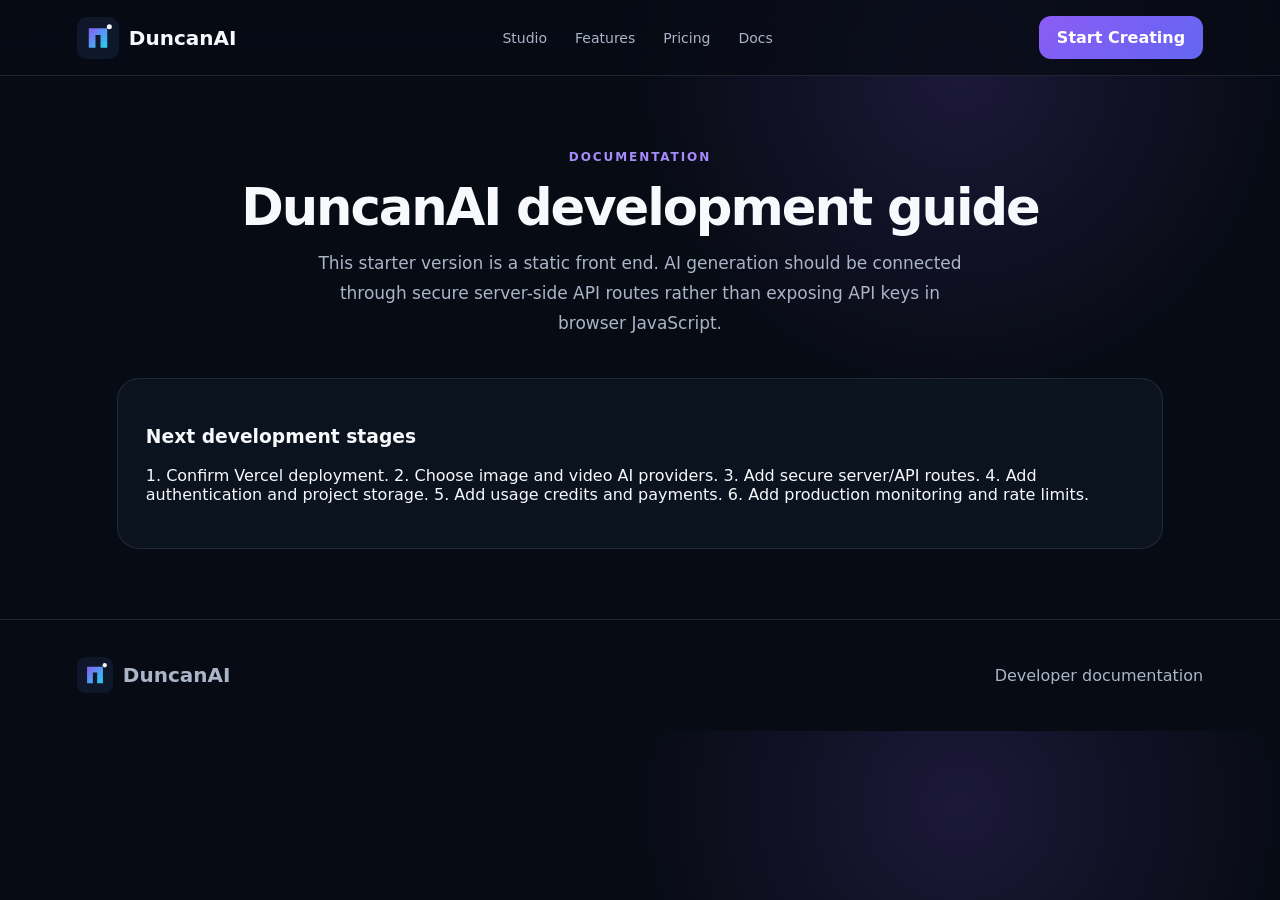
<file: docs.html>
<!DOCTYPE html>
<html lang="en"><head><meta charset="UTF-8"><meta name="viewport" content="width=device-width,initial-scale=1"><title>DuncanAI — Docs</title><link rel="icon" href="logo.svg"><link rel="stylesheet" href="styles.css"></head>
<body><header class="nav"><a class="brand" href="index.html"><img src="logo.svg"><span>DuncanAI</span></a><nav><a href="index.html#studio">Studio</a><a href="features.html">Features</a><a href="pricing.html">Pricing</a><a href="docs.html">Docs</a></nav><a class="nav-button" href="index.html#studio">Start Creating</a></header>
<main class="studio"><div class="section-heading"><span class="eyebrow">DOCUMENTATION</span><h2>DuncanAI development guide</h2><p>This starter version is a static front end. AI generation should be connected through secure server-side API routes rather than exposing API keys in browser JavaScript.</p></div>
<div class="creator" style="margin-top:40px"><h3>Next development stages</h3><p>1. Confirm Vercel deployment. 2. Choose image and video AI providers. 3. Add secure server/API routes. 4. Add authentication and project storage. 5. Add usage credits and payments. 6. Add production monitoring and rate limits.</p></div></main><footer><div class="brand"><img src="logo.svg"><span>DuncanAI</span></div><p>Developer documentation</p></footer></body></html>
</file>
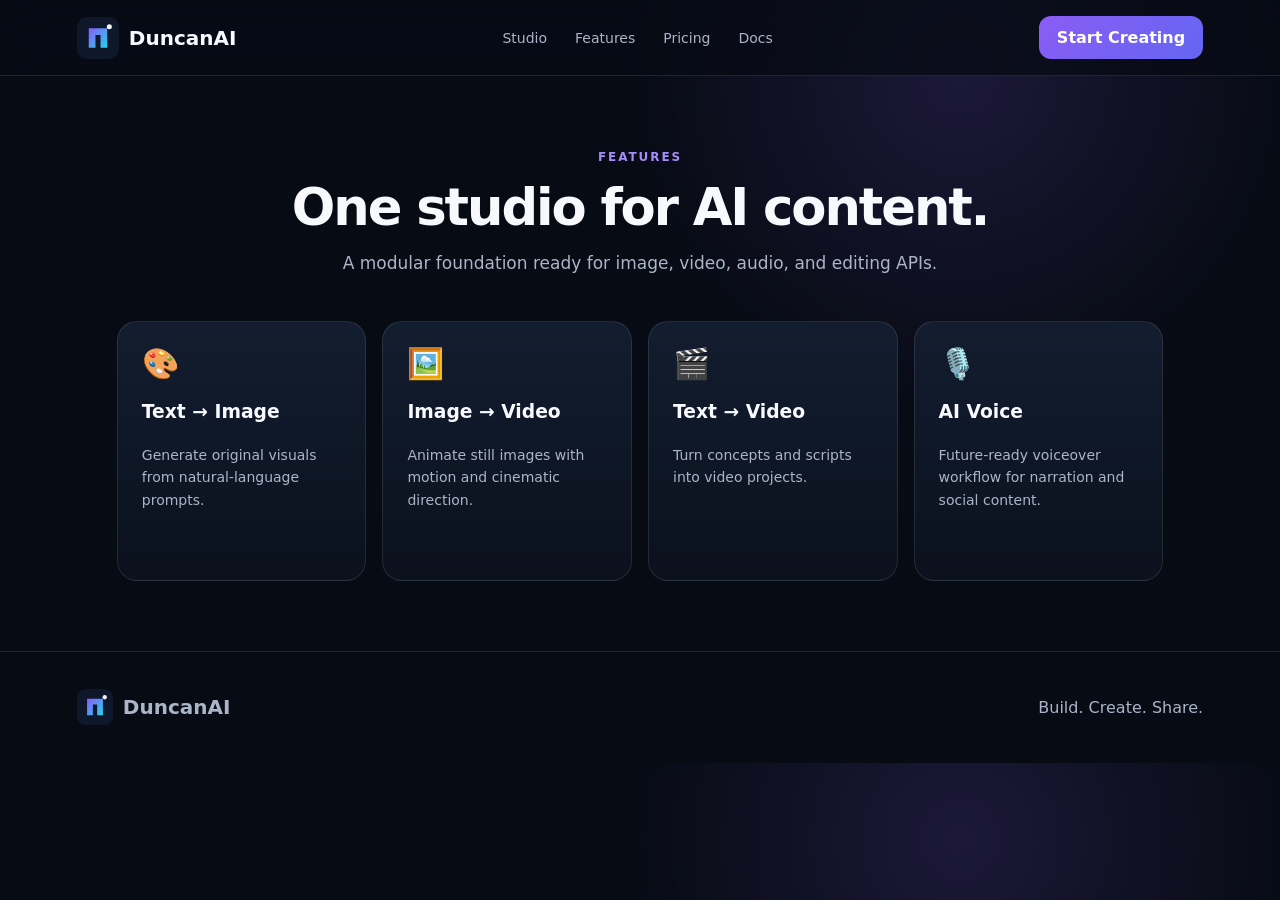
<file: features.html>
<!DOCTYPE html>
<html lang="en"><head><meta charset="UTF-8"><meta name="viewport" content="width=device-width,initial-scale=1"><title>DuncanAI — Features</title><link rel="icon" href="logo.svg"><link rel="stylesheet" href="styles.css"></head>
<body><header class="nav"><a class="brand" href="index.html"><img src="logo.svg"><span>DuncanAI</span></a><nav><a href="index.html#studio">Studio</a><a href="features.html">Features</a><a href="pricing.html">Pricing</a><a href="docs.html">Docs</a></nav><a class="nav-button" href="index.html#studio">Start Creating</a></header>
<main class="studio"><div class="section-heading"><span class="eyebrow">FEATURES</span><h2>One studio for AI content.</h2><p>A modular foundation ready for image, video, audio, and editing APIs.</p></div>
<div class="tool-grid"><article class="tool-card"><div class="icon">🎨</div><h3>Text → Image</h3><p>Generate original visuals from natural-language prompts.</p></article><article class="tool-card"><div class="icon">🖼️</div><h3>Image → Video</h3><p>Animate still images with motion and cinematic direction.</p></article><article class="tool-card"><div class="icon">🎬</div><h3>Text → Video</h3><p>Turn concepts and scripts into video projects.</p></article><article class="tool-card"><div class="icon">🎙️</div><h3>AI Voice</h3><p>Future-ready voiceover workflow for narration and social content.</p></article></div></main><footer><div class="brand"><img src="logo.svg"><span>DuncanAI</span></div><p>Build. Create. Share.</p></footer></body></html>
</file>
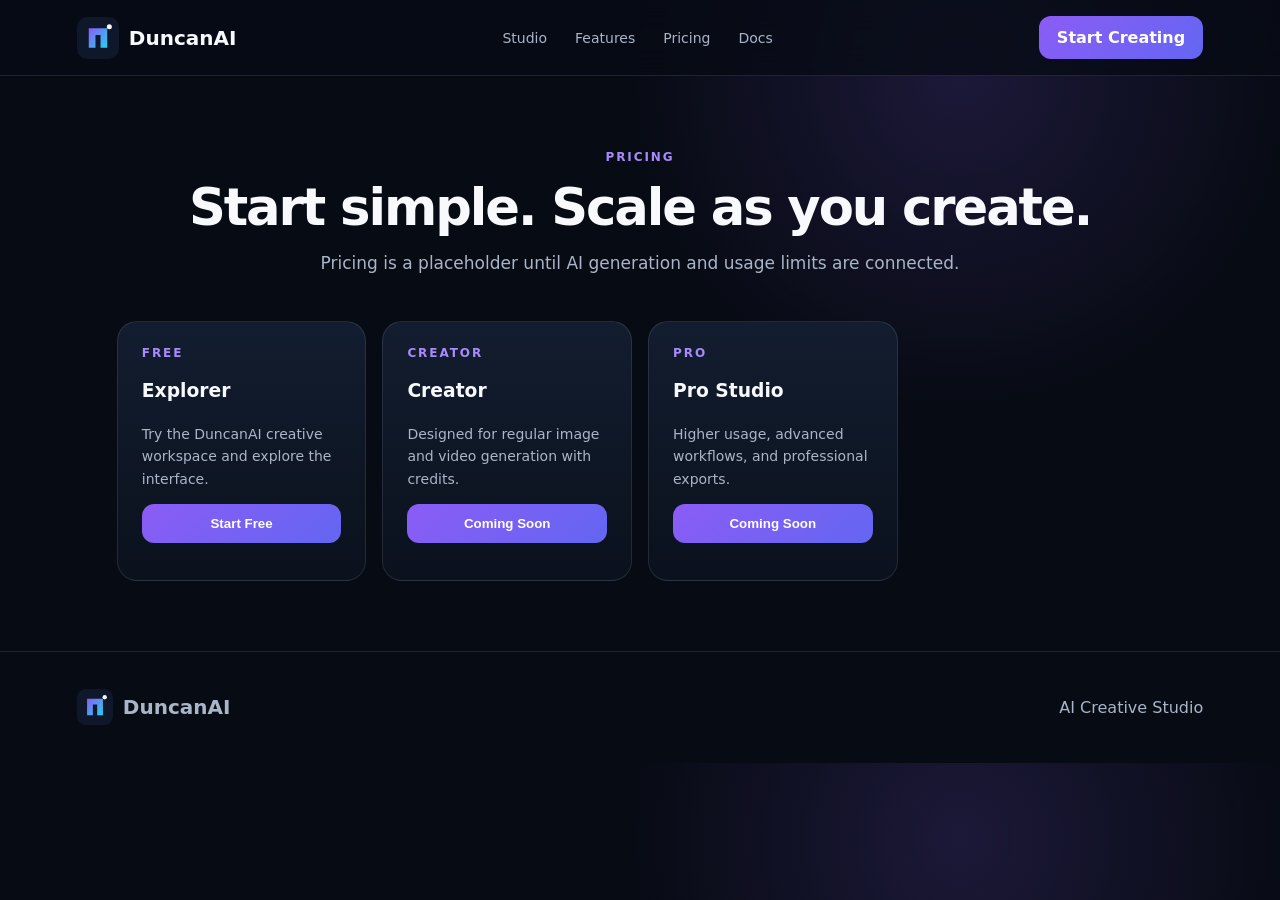
<file: pricing.html>
<!DOCTYPE html>
<html lang="en"><head><meta charset="UTF-8"><meta name="viewport" content="width=device-width,initial-scale=1"><title>DuncanAI — Pricing</title><link rel="icon" href="logo.svg"><link rel="stylesheet" href="styles.css"></head>
<body><header class="nav"><a class="brand" href="index.html"><img src="logo.svg"><span>DuncanAI</span></a><nav><a href="index.html#studio">Studio</a><a href="features.html">Features</a><a href="pricing.html">Pricing</a><a href="docs.html">Docs</a></nav><a class="nav-button" href="index.html#studio">Start Creating</a></header>
<main class="studio"><div class="section-heading"><span class="eyebrow">PRICING</span><h2>Start simple. Scale as you create.</h2><p>Pricing is a placeholder until AI generation and usage limits are connected.</p></div>
<div class="tool-grid"><article class="tool-card"><span class="eyebrow">FREE</span><h3>Explorer</h3><p>Try the DuncanAI creative workspace and explore the interface.</p><button class="primary" onclick="location.href='index.html#studio'">Start Free</button></article>
<article class="tool-card"><span class="eyebrow">CREATOR</span><h3>Creator</h3><p>Designed for regular image and video generation with credits.</p><button class="primary" onclick="location.href='index.html#studio'">Coming Soon</button></article>
<article class="tool-card"><span class="eyebrow">PRO</span><h3>Pro Studio</h3><p>Higher usage, advanced workflows, and professional exports.</p><button class="primary" onclick="location.href='index.html#studio'">Coming Soon</button></article></div></main><footer><div class="brand"><img src="logo.svg"><span>DuncanAI</span></div><p>AI Creative Studio</p></footer></body></html>
</file>
<file: styles.css>
:root {
  --bg: #070b14;
  --panel: #101827;
  --panel2: #141f32;
  --text: #f7f9fc;
  --muted: #aab5c8;
  --line: rgba(255,255,255,.10);
  --accent: #8b5cf6;
  --accent2: #22d3ee;
}

* {
  box-sizing: border-box;
}

html {
  scroll-behavior: smooth;
}

body {
  margin: 0;
  overflow-x: hidden;
  background:
    radial-gradient(
      circle at 75% 10%,
      rgba(139,92,246,.16),
      transparent 28%
    ),
    var(--bg);
  color: var(--text);
  font-family:
    Inter,
    ui-sans-serif,
    system-ui,
    -apple-system,
    BlinkMacSystemFont,
    "Segoe UI",
    sans-serif;
}

a {
  color: inherit;
  text-decoration: none;
}


/* =========================================
   NAVIGATION
   ========================================= */

.nav {
  width: 100%;
  height: 76px;
  display: flex;
  align-items: center;
  justify-content: space-between;
  padding: 0 6%;
  border-bottom: 1px solid var(--line);
  background: rgba(7,11,20,.75);
  backdrop-filter: blur(16px);
  position: sticky;
  top: 0;
  z-index: 10;
}

.brand {
  display: flex;
  align-items: center;
  gap: 10px;
  font-size: 20px;
  font-weight: 800;
  min-width: 0;
}

.brand img {
  width: 42px !important;
  height: 42px !important;
  max-width: 42px !important;
  max-height: 42px !important;
  object-fit: contain;
  display: block;
  flex-shrink: 0;
}

nav {
  display: flex;
  gap: 28px;
  color: var(--muted);
  font-size: 14px;
  min-width: 0;
}

nav a {
  white-space: nowrap;
}

nav a:hover {
  color: white;
}

.nav-button,
.primary {
  background:
    linear-gradient(
      135deg,
      var(--accent),
      #6366f1
    );
  color: white;
  padding: 12px 18px;
  border-radius: 12px;
  font-weight: 700;
  border: 0;
  cursor: pointer;
  display: inline-block;
}


/* =========================================
   HERO
   ========================================= */

.hero {
  width: 100%;
  max-width: 1200px;
  margin: auto;
  padding: 100px 6% 90px;
  display: grid;
  grid-template-columns: 1.05fr .95fr;
  gap: 60px;
  align-items: center;
}

.hero-copy {
  min-width: 0;
}

.eyebrow {
  color: #a78bfa;
  font-size: 12px;
  font-weight: 800;
  letter-spacing: .16em;
}

h1 {
  font-size: clamp(48px,7vw,82px);
  line-height: .98;
  letter-spacing: -.055em;
  margin: 18px 0 24px;
}

h1 span {
  background:
    linear-gradient(
      90deg,
      #a78bfa,
      #67e8f9
    );
  -webkit-background-clip: text;
  background-clip: text;
  color: transparent;
}

.hero-copy p,
.section-heading p {
  color: var(--muted);
  line-height: 1.75;
  font-size: 17px;
  max-width: 650px;
}

.hero-actions {
  display: flex;
  gap: 12px;
  margin-top: 30px;
  flex-wrap: wrap;
}

.secondary {
  padding: 12px 18px;
  border: 1px solid var(--line);
  border-radius: 12px;
  color: #dbe3f0;
}


/* =========================================
   HERO CARD
   ========================================= */

.hero-card {
  width: 100%;
  min-height: 430px;
  position: relative;
  display: grid;
  place-items: center;
  overflow: hidden;
  border-radius: 28px;
  border: 1px solid var(--line);
  background:
    linear-gradient(
      145deg,
      #121b2c,
      #090e18
    );
}

.orb {
  position: absolute;
  border-radius: 50%;
  filter: blur(2px);
  opacity: .65;
}

.orb-one {
  width: 260px;
  height: 260px;
  background: #7c3aed;
  left: -70px;
  top: -60px;
}

.orb-two {
  width: 240px;
  height: 240px;
  background: #0891b2;
  right: -80px;
  bottom: -80px;
}

.hero-panel {
  position: relative;
  width: 76%;
  padding: 16px;
  border: 1px solid rgba(255,255,255,.15);
  border-radius: 20px;
  background: rgba(10,15,27,.78);
  box-shadow: 0 30px 80px rgba(0,0,0,.35);
}

.panel-top {
  display: flex;
  justify-content: space-between;
  color: #cbd5e1;
  font-size: 12px;
  margin-bottom: 12px;
}

.preview {
  height: 210px;
  border-radius: 14px;
  background:
    linear-gradient(
      145deg,
      #312e81 0%,
      #0f766e 45%,
      #f59e0b 100%
    );
  position: relative;
  overflow: hidden;
}

.preview:after {
  content: "";
  position: absolute;
  inset: 35% -10% -30%;
  background: rgba(0,0,0,.42);
  transform: skewY(-8deg);
}

.prompt-line {
  font-size: 12px;
  color: #b9c4d6;
  padding: 12px 2px 8px;
}

.progress {
  height: 4px;
  background: #263247;
  border-radius: 9px;
  overflow: hidden;
}

.progress span {
  display: block;
  width: 64%;
  height: 100%;
  background:
    linear-gradient(
      90deg,
      #8b5cf6,
      #22d3ee
    );
}


/* =========================================
   STUDIO
   ========================================= */

.studio,
.steps,
.creations-section {
  width: 100%;
  max-width: 1200px;
  margin: auto;
  padding: 70px 6%;
}

.section-heading {
  text-align: center;
}

.section-heading p {
  margin: 12px auto;
}

h2 {
  font-size: clamp(34px,4vw,52px);
  letter-spacing: -.04em;
  margin: 12px 0;
}


/* =========================================
   TOOL CARDS
   ========================================= */

.tool-grid {
  display: grid;
  grid-template-columns: repeat(4, minmax(0,1fr));
  gap: 16px;
  margin-top: 42px;
}

.tool-card {
  min-width: 0;
  background:
    linear-gradient(
      180deg,
      rgba(20,31,50,.9),
      rgba(12,18,30,.9)
    );
  border: 1px solid var(--line);
  border-radius: 20px;
  padding: 24px;
  min-height: 260px;
  display: flex;
  flex-direction: column;
}

.icon {
  font-size: 30px;
}

.tool-card h3 {
  margin: 20px 0 8px;
}

.tool-card p {
  color: var(--muted);
  line-height: 1.6;
  font-size: 14px;
}

.tool-button {
  margin-top: auto;
  border: 0;
  background: transparent;
  color: #c4b5fd;
  font-weight: 800;
  text-align: left;
  cursor: pointer;
  padding: 10px 0 0;
}


/* =========================================
   CREATOR
   ========================================= */

.creator {
  width: 100%;
  min-width: 0;
  margin-top: 30px;
  border: 1px solid var(--line);
  border-radius: 22px;
  padding: 28px;
  background: rgba(13,20,33,.9);
}

.creator-head {
  display: flex;
  justify-content: space-between;
  align-items: flex-start;
  gap: 20px;
}

.close {
  border: 0;
  background: transparent;
  color: #94a3b8;
  font-size: 28px;
  cursor: pointer;
}

.creator label {
  display: block;
  margin: 24px 0 10px;
  color: #dbe4f0;
  font-weight: 700;
}

textarea {
  width: 100%;
  min-height: 130px;
  resize: vertical;
  border: 1px solid var(--line);
  border-radius: 14px;
  background: #080e19;
  color: white;
  padding: 16px;
  font: inherit;
  outline: none;
}

textarea:focus {
  border-color: #7c3aed;
}

.creator-row {
  display: flex;
  gap: 12px;
  margin-top: 14px;
}

select {
  background: #080e19;
  color: white;
  border: 1px solid var(--line);
  border-radius: 12px;
  padding: 12px;
}

.result {
  width: 100%;
  min-width: 0;
  min-height: 160px;
  margin-top: 20px;
  border: 1px dashed rgba(255,255,255,.14);
  border-radius: 16px;
  display: grid;
  place-items: center;
  color: #75839a;
  text-align: center;
  padding: 20px;
  overflow: hidden;
}

.result.active {
  color: #dbeafe;
}

.hidden {
  display: none;
}


/* =========================================
   IMAGE → VIDEO
   ========================================= */

.upload-box {
  width: 100%;
  margin-top: 24px;
  padding: 28px;
  border: 2px dashed rgba(255,255,255,.2);
  border-radius: 18px;
  text-align: center;
  background: rgba(255,255,255,.03);
}

.upload-box input[type="file"] {
  display: none;
}

.upload-label {
  display: inline-block;
  padding: 14px 22px;
  border-radius: 12px;
  cursor: pointer;
  font-weight: 700;
  background: rgba(255,255,255,.08);
  transition:
    transform .2s ease,
    background .2s ease;
}

.upload-label:hover {
  transform: translateY(-2px);
  background: rgba(255,255,255,.14);
}

.upload-help {
  margin-top: 14px;
  opacity: .7;
  font-size: 14px;
}

#image-preview {
  margin-top: 22px;
}

.uploaded-preview {
  display: block;
  max-width: 100%;
  max-height: 420px;
  margin: 0 auto;
  border-radius: 14px;
  object-fit: contain;
}


/* =========================================
   GENERATED IMAGE / VIDEO
   ========================================= */

.generated-result {
  display: flex;
  flex-direction: column;
  align-items: center;
  gap: 18px;
  width: 100%;
  min-width: 0;
}

.generated-result img {
  display: block;
  width: auto;
  max-width: 100%;
  max-height: 650px;
  border-radius: 16px;
  object-fit: contain;
}

.generated-video {
  display: block;
  width: 100%;
  max-width: 900px;
  max-height: 650px;
  border-radius: 16px;
  background: #000;
}

.download-button {
  display: inline-block;
  text-decoration: none;
  border: none;
  cursor: pointer;
}


/* =========================================
   LOADING
   ========================================= */

.loading {
  min-height: 180px;
  display: flex;
  flex-direction: column;
  align-items: center;
  justify-content: center;
  gap: 10px;
}

.loading p {
  margin: 0;
  font-weight: 700;
}

.loading small {
  opacity: .65;
}

.spinner {
  width: 38px;
  height: 38px;
  border-radius: 50%;
  border: 4px solid rgba(255,255,255,.2);
  border-top-color: currentColor;
  animation: duncanai-spin .8s linear infinite;
}

@keyframes duncanai-spin {
  to {
    transform: rotate(360deg);
  }
}


/* =========================================
   ERROR
   ========================================= */

.error {
  width: 100%;
  padding: 16px;
  border-radius: 12px;
  background: rgba(255,60,60,.1);
  border: 1px solid rgba(255,60,60,.25);
}


/* =========================================
   WORKFLOW
   ========================================= */

.step-grid {
  display: grid;
  grid-template-columns: repeat(3,minmax(0,1fr));
  gap: 18px;
  margin-top: 40px;
}

.step-grid div {
  padding: 24px;
  border-top: 1px solid var(--line);
  min-width: 0;
}

.step-grid strong {
  color: #a78bfa;
}

.step-grid p {
  color: var(--muted);
  line-height: 1.6;
}


/* =========================================
   FOOTER
   ========================================= */

footer {
  width: 100%;
  border-top: 1px solid var(--line);
  padding: 30px 6%;
  display: flex;
  justify-content: space-between;
  align-items: center;
  color: var(--muted);
  gap: 20px;
}

footer .brand img {
  width: 36px !important;
  height: 36px !important;
  max-width: 36px !important;
  max-height: 36px !important;
  object-fit: contain;
}


/* =========================================
   IMAGE → VIDEO STUDIO
   ========================================= */

.video-workspace {
  width: 100%;
  min-width: 0;
  margin-top: 24px;
}

.video-source-card {
  width: 100%;
  min-width: 0;
  margin-bottom: 24px;
  padding: 20px;
  border: 1px solid var(--line);
  border-radius: 18px;
  background: rgba(255,255,255,.025);
}

.video-source-title {
  margin-bottom: 14px;
  color: #dbeafe;
  font-weight: 700;
  font-size: 14px;
}

.video-source-image {
  display: block;
  width: 100%;
  max-width: 500px;
  max-height: 360px;
  margin: 0 auto;
  object-fit: contain;
  border-radius: 14px;
}

.video-generation-panel {
  width: 100%;
  min-width: 0;
  padding: 28px;
  border: 1px solid var(--line);
  border-radius: 18px;
  background: rgba(255,255,255,.025);
  text-align: center;
}

.video-generation-panel h3 {
  margin: 0 0 8px;
  color: #f8fafc;
}

.video-generation-panel p {
  margin: 0;
  color: var(--muted);
  line-height: 1.6;
}

.video-status {
  margin-top: 22px;
  color: #c4b5fd;
  font-weight: 700;
}

.video-progress {
  width: 100%;
  max-width: 500px;
  height: 6px;
  margin: 18px auto 0;
  overflow: hidden;
  border-radius: 20px;
  background: #263247;
}

.video-progress span {
  display: block;
  width: 40%;
  height: 100%;
  border-radius: 20px;
  background: linear-gradient(
    90deg,
    var(--accent),
    var(--accent2)
  );
  animation: duncanai-progress 1.8s ease-in-out infinite;
}

@keyframes duncanai-progress {
  0% {
    transform: translateX(-120%);
  }

  100% {
    transform: translateX(280%);
  }
}

.video-result-card {
  width: 100%;
  min-width: 0;
  margin-top: 24px;
  padding: 20px;
  border: 1px solid var(--line);
  border-radius: 18px;
  background: rgba(255,255,255,.025);
}

.video-result-title {
  margin-bottom: 16px;
  font-weight: 800;
  color: #f8fafc;
}

.video-result-player {
  display: block;
  width: 100%;
  max-width: 900px;
  max-height: 650px;
  margin: 0 auto;
  border-radius: 16px;
  background: #000;
  object-fit: contain;
}

.video-result-actions {
  display: flex;
  justify-content: center;
  gap: 12px;
  margin-top: 20px;
  flex-wrap: wrap;
}

.video-result-actions a,
.video-result-actions button {
  padding: 12px 18px;
  border-radius: 12px;
  font-weight: 700;
  cursor: pointer;
  font-family: inherit;
}

.video-download {
  background: linear-gradient(
    135deg,
    var(--accent),
    #6366f1
  );
  color: white;
  border: 0;
}

.video-open {
  border: 1px solid var(--line);
  color: #dbeafe;
  background: rgba(255,255,255,.05);
}

.video-new {
  border: 1px solid var(--line);
  color: #c4b5fd;
  background: transparent;
}

.video-success {
  margin-top: 12px;
  color: #67e8f9;
  font-size: 14px;
  font-weight: 700;
}


/* =========================================
   MY CREATIONS
   ========================================= */

.creations-section {
  width: 100%;
  max-width: 1200px;
  margin: auto;
  padding: 70px 6%;
  overflow: hidden;
}

.creations-toolbar {
  width: 100%;
  display: flex;
  justify-content: space-between;
  align-items: center;
  gap: 16px;
  margin-top: 34px;
  margin-bottom: 24px;
}

.creation-filter {
  display: flex;
  gap: 8px;
  flex-wrap: wrap;
}

.creation-filter-button {
  border: 1px solid var(--line);
  background: rgba(255,255,255,.04);
  color: #cbd5e1;
  padding: 10px 16px;
  border-radius: 10px;
  cursor: pointer;
  font-weight: 700;
  font-family: inherit;
}

.creation-filter-button:hover {
  background: rgba(255,255,255,.08);
}

.creation-filter-button.active {
  background:
    linear-gradient(
      135deg,
      var(--accent),
      #6366f1
    );
  color: white;
  border-color: transparent;
}

.clear-creations-button {
  border: 1px solid rgba(255,255,255,.12);
  background: transparent;
  color: #fda4af;
  padding: 10px 16px;
  border-radius: 10px;
  cursor: pointer;
  font-weight: 700;
  font-family: inherit;
}

.clear-creations-button:hover {
  background: rgba(255,60,90,.08);
}

.creations-grid {
  width: 100%;
  min-width: 0;
  margin: 0;
  padding: 0;
  display: grid;
  grid-template-columns:
    repeat(
      3,
      minmax(0, 1fr)
    );
  gap: 18px;
  align-items: start;
}

.creation-card {
  width: 100%;
  min-width: 0;
  max-width: 100%;
  margin: 0;
  overflow: hidden;
  border: 1px solid var(--line);
  border-radius: 18px;
  background:
    linear-gradient(
      180deg,
      rgba(20,31,50,.9),
      rgba(12,18,30,.95)
    );
}

.creation-media {
  width: 100%;
  min-width: 0;
  aspect-ratio: 16 / 10;
  background: #050812;
  overflow: hidden;
}

.creation-media img,
.creation-media video {
  display: block;
  width: 100%;
  height: 100%;
  max-width: 100%;
  object-fit: cover;
}

.creation-info {
  width: 100%;
  min-width: 0;
  padding: 16px;
  overflow: hidden;
}

.creation-type {
  display: inline-block;
  margin-bottom: 8px;
  color: #a78bfa;
  font-size: 11px;
  font-weight: 800;
  letter-spacing: .12em;
  text-transform: uppercase;
}

.creation-prompt {
  width: 100%;
  min-height: 42px;
  color: #dbe4f0;
  font-size: 14px;
  line-height: 1.5;
  overflow-wrap: anywhere;
  word-break: break-word;
}

.creation-date {
  margin-top: 8px;
  color: #75839a;
  font-size: 12px;
}

.creation-actions {
  width: 100%;
  display: flex;
  gap: 8px;
  margin-top: 14px;
  flex-wrap: wrap;
}

.creation-action {
  padding: 9px 12px;
  border-radius: 9px;
  border: 1px solid var(--line);
  background: rgba(255,255,255,.04);
  color: #dbeafe;
  font-size: 13px;
  font-weight: 700;
  text-decoration: none;
  cursor: pointer;
  font-family: inherit;
}

.creation-action:hover {
  background: rgba(255,255,255,.08);
}

.creation-action.delete {
  color: #fda4af;
}

.creations-empty {
  grid-column: 1 / -1;
  min-height: 260px;
  padding: 40px 24px;
  border: 1px dashed rgba(255,255,255,.14);
  border-radius: 18px;
  text-align: center;
  display: flex;
  flex-direction: column;
  align-items: center;
  justify-content: center;
}

.creations-empty-icon {
  font-size: 42px;
  margin-bottom: 8px;
}

.creations-empty h3 {
  margin: 8px 0;
}

.creations-empty p {
  color: var(--muted);
  margin: 0 0 20px;
}


/* =========================================
   TABLET
   ========================================= */

@media (max-width: 850px) {

  nav {
    display: none;
  }

  .hero {
    grid-template-columns: 1fr;
    padding-top: 70px;
  }

  .tool-grid {
    grid-template-columns:
      repeat(
        2,
        minmax(0, 1fr)
      );
  }

  .creations-grid {
    grid-template-columns:
      repeat(
        2,
        minmax(0, 1fr)
      );
  }

  .creations-toolbar {
    align-items: flex-start;
    flex-direction: column;
  }
}


/* =========================================
   MOBILE
   ========================================= */

@media (max-width: 700px) {

  .video-generation-panel,
  .video-result-card,
  .video-source-card {
    padding: 16px;
  }

  .video-result-player {
    max-height: 450px;
  }

  .video-result-actions {
    flex-direction: column;
  }

  .video-result-actions a,
  .video-result-actions button {
    width: 100%;
    text-align: center;
  }
}


@media (max-width: 520px) {

  .nav-button {
    display: none;
  }

  .hero-actions,
  .creator-row,
  footer {
    flex-direction: column;
    align-items: stretch;
  }

  .tool-grid,
  .step-grid {
    grid-template-columns:
      minmax(0, 1fr);
  }

  .creations-grid {
    grid-template-columns:
      minmax(0, 1fr);
  }

  .hero-card {
    min-height: 340px;
  }

  .hero-panel {
    width: 88%;
  }

  .nav .brand img {
    width: 38px !important;
    height: 38px !important;
    max-width: 38px !important;
    max-height: 38px !important;
  }

  footer .brand img {
    width: 34px !important;
    height: 34px !important;
    max-width: 34px !important;
    max-height: 34px !important;
  }

  .uploaded-preview {
    max-height: 300px;
  }

  .generated-video {
    max-height: 400px;
  }

  .creations-toolbar {
    width: 100%;
  }

  .creation-filter {
    width: 100%;
  }

  .creation-filter-button {
    flex: 1;
  }

  .clear-creations-button {
    width: 100%;
  }
}
/* =========================================
   DUNCANAI AUTHENTICATION
   ========================================= */

.nav-account {
  display: flex;
  align-items: center;
  gap: 10px;
}

.nav-account-button {
  border: 1px solid var(--line);
  background: rgba(255,255,255,.05);
  color: #dbeafe;
  padding: 10px 15px;
  border-radius: 10px;
  font-family: inherit;
  font-weight: 700;
  cursor: pointer;
}

.nav-account-button:hover {
  background: rgba(255,255,255,.09);
}

.auth-modal {
  position: fixed;
  inset: 0;
  z-index: 1000;
  display: flex;
  align-items: center;
  justify-content: center;
  padding: 20px;
}

.auth-modal-backdrop {
  position: absolute;
  inset: 0;
  background: rgba(0,0,0,.68);
  backdrop-filter: blur(8px);
}

.auth-card {
  position: relative;
  z-index: 1;
  width: 100%;
  max-width: 440px;
  padding: 30px;
  border: 1px solid var(--line);
  border-radius: 22px;
  background:
    linear-gradient(
      180deg,
      rgba(20,31,50,.98),
      rgba(9,14,24,.98)
    );
  box-shadow: 0 35px 100px rgba(0,0,0,.55);
}

.auth-card h2 {
  margin-top: 12px;
  margin-bottom: 8px;
}

.auth-description {
  margin: 0 0 20px;
  color: var(--muted);
  line-height: 1.6;
}

.auth-close {
  position: absolute;
  top: 12px;
  right: 14px;
  border: 0;
  background: transparent;
  color: #94a3b8;
  font-size: 28px;
  line-height: 1;
  cursor: pointer;
}

.auth-close:hover {
  color: white;
}

.auth-card form {
  width: 100%;
}

.auth-card label {
  display: block;
  margin: 16px 0 8px;
  color: #dbe4f0;
  font-weight: 700;
  font-size: 14px;
}

.auth-card input {
  width: 100%;
  height: 46px;
  padding: 0 14px;
  border: 1px solid var(--line);
  border-radius: 12px;
  background: #080e19;
  color: white;
  outline: none;
  font: inherit;
}

.auth-card input:focus {
  border-color: #7c3aed;
}

.auth-submit {
  width: 100%;
  margin-top: 20px;
}

.auth-switch {
  margin-top: 20px;
  text-align: center;
  color: var(--muted);
  font-size: 14px;
}

.auth-switch-button {
  margin-left: 5px;
  border: 0;
  padding: 0;
  background: transparent;
  color: #c4b5fd;
  font: inherit;
  font-weight: 800;
  cursor: pointer;
}

.auth-switch-button:hover {
  color: white;
}

.auth-message {
  width: 100%;
  margin: 12px 0;
  padding: 12px 14px;
  border-radius: 10px;
  font-size: 14px;
  line-height: 1.5;
}

.auth-error {
  border: 1px solid rgba(255,60,60,.25);
  background: rgba(255,60,60,.10);
  color: #fecaca;
}

.auth-success {
  border: 1px solid rgba(34,211,238,.20);
  background: rgba(34,211,238,.08);
  color: #a5f3fc;
}

.account-menu {
  position: fixed;
  top: 86px;
  right: 6%;
  z-index: 900;
}

.account-menu-inner {
  min-width: 230px;
  padding: 14px;
  border: 1px solid var(--line);
  border-radius: 14px;
  background:
    linear-gradient(
      180deg,
      rgba(20,31,50,.98),
      rgba(9,14,24,.98)
    );
  box-shadow: 0 20px 60px rgba(0,0,0,.35);
}

.account-user-email {
  padding: 8px 8px 12px;
  color: #cbd5e1;
  font-size: 13px;
  line-height: 1.5;
  overflow-wrap: anywhere;
}

.account-menu-button {
  width: 100%;
  padding: 10px 12px;
  border: 1px solid var(--line);
  border-radius: 10px;
  background: rgba(255,255,255,.04);
  color: #fda4af;
  cursor: pointer;
  font-family: inherit;
  font-weight: 700;
}

.account-menu-button:hover {
  background: rgba(255,60,90,.08);
}

.hidden {
  display: none !important;
}


/* =========================================
   AUTH MOBILE
   ========================================= */

@media (max-width: 700px) {

  .nav-account {
    gap: 6px;
  }

  .nav-account-button {
    padding: 9px 11px;
    font-size: 13px;
  }

  .auth-card {
    padding: 24px 20px;
  }

  .account-menu {
    top: 82px;
    right: 4%;
    left: 4%;
  }

  .account-menu-inner {
    min-width: 0;
  }
}

@media (max-width: 520px) {

  .nav-account .nav-button {
    display: none;
  }

  .nav-account-button {
    font-size: 12px;
  }

  .auth-card {
    max-height: calc(100vh - 40px);
    overflow-y: auto;
  }
}
</file>
